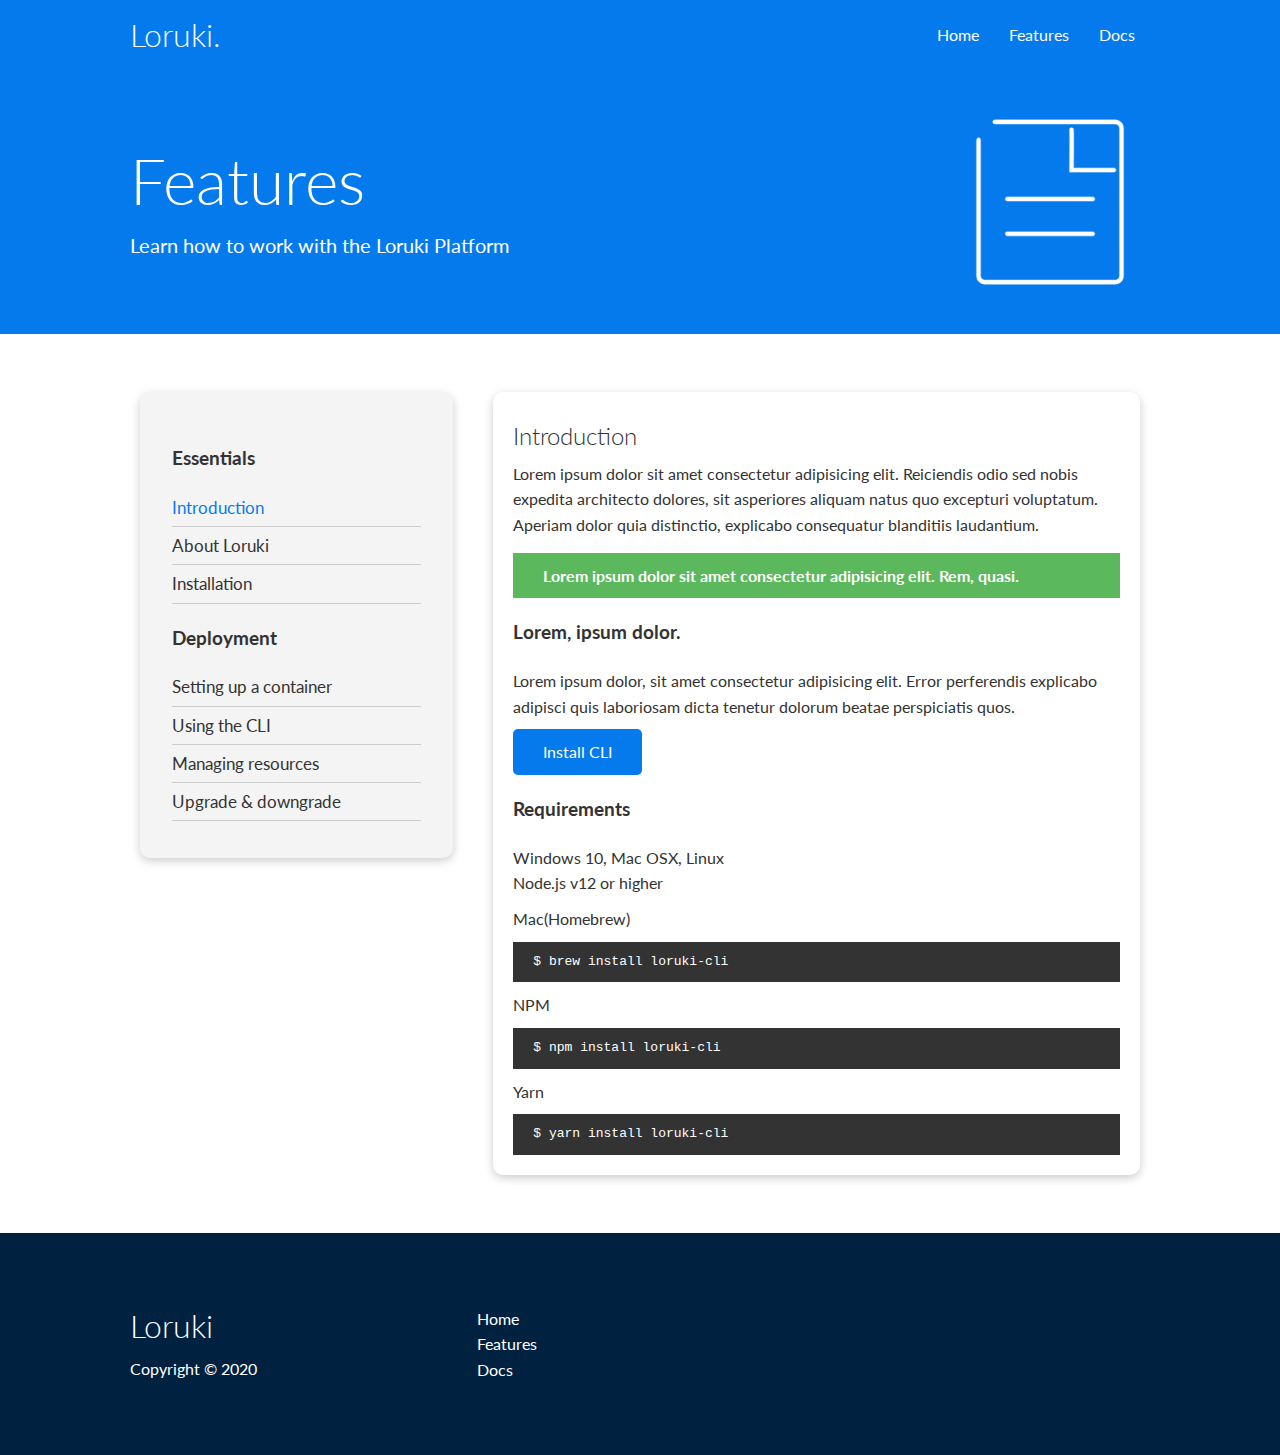
<file: docs.html>
<!DOCTYPE html>
<html lang="en">
<head>
    <meta charset="UTF-8">
    <meta name="viewport" content="width=device-width, initial-scale=1.0">
    <link rel="stylesheet" href="https://cdnjs.cloudflare.com/ajax/libs/font-awesome/5.15.1/css/all.min.css" integrity="sha512-+4zCK9k+qNFUR5X+cKL9EIR+ZOhtIloNl9GIKS57V1MyNsYpYcUrUeQc9vNfzsWfV28IaLL3i96P9sdNyeRssA==" crossorigin="anonymous" />
    <link rel="stylesheet" href="css/utilities.css">
    <link rel="stylesheet" href="css/style.css">
    <title>Loruki | Cloud Hosting For Everyone</title>
</head>
<body>
    <!-- Navbar -->
    <div class="navbar">
        <div class="container flex">
            <h1 class="logo">Loruki.</h1>
            <nav>
                <ul>
                    <li><a href="index.html">Home</a></li>
                    <li><a href="features.html">Features</a></li>
                    <li><a href="docs.html">Docs</a></li>
                </ul>
            </nav>
        </div>
    </div>

    <!-- Head -->
    <section class="docs-head bg-primary py-3">
        <div class="container grid">
            <div>
                <h1 class="xl">Features</h1>
                <p class="lead">
                    Learn how to work with the Loruki Platform
                </p>
            </div>
            <img src="images/docs.png" alt="">
        </div>
    </section>

    <!-- docs main -->
    <section class="docs-main my-4">
        <div class="container grid">
            <div class="card bg-light p-3">
                <h3 class="my-2">Essentials</h3>
                <nav>
                    <ul>
                        <li><a class="text-primary" href="#">Introduction</a></li>
                        <li><a href="#">About Loruki</a></li>
                        <li><a href="#">Installation</a></li>
                    </ul>
                </nav>
                <h3 class="my-2">Deployment</h3>
                <nav>
                    <ul>
                        <li><a href="#">Setting up a container</a></li>
							<li><a href="#">Using the CLI</a></li>
							<li><a href="#">Managing resources</a></li>
							<li><a href="#">Upgrade & downgrade</a></li>
                    </ul>
                </nav>
            </div>
            <div class="card">
                <h2>Introduction</h2>
                <p>Lorem ipsum dolor sit amet consectetur adipisicing elit. Reiciendis odio sed nobis expedita architecto dolores, sit asperiores aliquam natus quo excepturi voluptatum. Aperiam dolor quia distinctio, explicabo consequatur blanditiis laudantium.</p>
                <div class="alert alert-success">
                    <i class="fas fa-info"></i>Lorem ipsum dolor sit amet consectetur adipisicing elit. Rem, quasi.
                </div>
                <h3>Lorem, ipsum dolor.</h3>
                <p>Lorem ipsum dolor, sit amet consectetur adipisicing elit. Error perferendis explicabo adipisci quis laboriosam dicta tenetur dolorum beatae perspiciatis quos.</p>
                <a href="#" class="btn btnprimary">Install CLI</a>
                <h3>Requirements</h3>
                <ul>
                    <li>Windows 10, Mac OSX, Linux</li>
                    <li>Node.js v12 or higher</li>
                </ul>
                <p>Mac(Homebrew)</p>
                <pre><code>$ brew install loruki-cli</code></pre>
                <p>NPM</p>
                <pre><code>$ npm install loruki-cli</code></pre>
                <p>Yarn</p>
                <pre><code>$ yarn install loruki-cli</code></pre>
            </div>
        </div>
    </section>

    <!-- Footer -->
    <footer class="footer bg-dark py-5">
        <div class="container grid grid-3">
            <div>
                <h1>Loruki
                </h1>
                <p>Copyright &copy; 2020</p>
            </div>
            <nav>
                <ul>
                    <li><a href="index.html">Home</a></li>
                    <li><a href="features.html">Features</a></li>
                    <li><a href="docs.html">Docs</a></li>
                </ul>
            </nav>
            <div class="social">
                <a href="#"><i class="fab fa-github fa-2x"></i></a>
                <a href="#"><i class="fab fa-facebook fa-2x"></i></a>
                <a href="#"><i class="fab fa-instagram fa-2x"></i></a>
                <a href="#"><i class="fab fa-twitter fa-2x"></i></a>
            </div>
        </div>
    </footer>
</body>
</html>
</file>
<file: css/utilities.css>
/* utilities */

.container{
    max-width: 1100px;
    margin: 0 auto;
    overflow:auto;
    padding: 0 40px;
}

.flex{
    display: flex;
    justify-content: center;
    align-items: center;
    height: 100%;
}

.grid{
    display: grid;
    grid-template-columns: repeat(2,1fr);
    gap: 20px;
    justify-content: center;
    align-items: center;
    height: 100%;
}

.card{
    background-color: white;
    color:#333;
    border-radius: 10px;
    box-shadow: 0 3px 10px rgba(0,0,0,0.2);
    padding: 20px;
    margin:10px
}
.btn{
    display: inline-block;
    padding: 10px 30px;
    cursor: pointer;
    background-color: var(--primary-color);
    color: #fff;
    border: none;
    border-radius:5px;

}
.btn-outline{
    background-color: transparent;
    border:1px white solid ;
}
.btn:hover{
    transform:scale(0.98) ;
}
.grid-3{
    grid-template-columns: repeat(3,1fr);   
}
/* Text sizes */
.lead {
    font-size: 20px;
  }
  
  .sm {
    font-size: 1rem;
  }
  
  .md {
    font-size: 2rem;
  }
  
  .lg {
    font-size: 3rem;
  }
  
  .xl {
    font-size: 4rem;
  }
  
.text-center{
    text-align: center;
}
/* margins */
.my-1{
    margin:1rem 0;
}
.my-2{
    margin:1.5rem 0;
}
.my-3{
    margin:2rem ;
}
.my-4{
    margin:3rem ;
}
.my-5{
    margin:4rem ;
}
.m-1{
    margin:1rem ;
}
.m-2{
    margin:1.5rem ;
}
.m-3{
    margin:2rem ;
}
.m-4{
    margin:3rem ;
}
.m-5{
    margin:4rem ;
}
.py-1{
    padding:1rem 0;
}
.py-2{
    padding:1.5rem 0;
}
.py-3{
    padding:2rem 0;
}
.py-4{
    padding:3rem 0;
}
.py-5{
    padding:4rem 0;
}
.p-1{
    padding:1rem ;
}
.p-2{
    padding:1.5rem ;
}
.p-3{
    padding:2rem ;
}
.p-4{
    padding:3rem ;
}
.p-5{
    padding:4rem ;
}
.alert{
    background-color: var(--light-green) ;
    padding: 10px 20px;
    font-weight: bold;
    margin:15px 0;

}
.alert i{
    margin-right :10px;
}
.alert-success{
    background-color: var(--success-color);
    color: #fff;
}

.alert-error{
    background-color: var(--error-color);
    color: #fff;
}
/* backgrounds and color buttons */
.bg-primary, .btn-primary{
    background-color: var(--primary-color);
    color: #fff;
}

.bg-secondary, .btn-secondary{
    background-color: var(--secondary-color);
    color: #fff;
}

.bg-dark, .btn-dark{
    background-color: var(--dark-color);
    color: #fff;
}

.bg-light, .btn-light{
    background-color: var(--light-color);
    color: #333 ;
}
.bg-primary a,.btn-primary a,.bg-secondary a,.btn-secondary a,.bg-dark a,.btn-dark a{
    color:#fff;
}

/* text colors */
.text-primary{
    color:var(--primary-color);
}
.text-secondary{
    color:var(--secondary-color);

}
.text-dark{
    color:var(--dark-color);

}
.text-light{
    color:var(--light-color);

}
</file>
<file: css/style.css>
@import url('https://fonts.googleapis.com/css2?family=Lato:wght@300&display=swap');
:root{
    --primary-color:#047aed;
    --secondary-color:#1c3fa8;
    --dark-color:#002240;
    --light-color:#f4f4f4;
    --success-color:#5cb85c;
    --error-color:#d9543f;
}
*{
    box-sizing: border-box;
    margin: 0;
    padding:0;
}

body{
    font-family: 'Lato',sans-serif;
    line-height: 1.6;
    color:#333;
}

ul{
    list-style: none;
}

a{
    text-decoration: none;
    color:#333;
}

h1,h2{
    font-weight: 300;
    line-height: 1.2;
    margin:10px 0;    
}

p{
    margin:10px 0; 
}
img{
    width:100%;
}
code,pre{
    color: white;
    background-color: #333;;
    padding: 10px;
}

/* navbar styling */
.navbar{
    background-color:var(--primary-color) ;
    color:#fff;
    height: 70px;

}
.navbar ul{
    display: flex;
}
.navbar a{
    color: #fff;
    padding: 10px;
    margin:0 5px; 
}
.navbar a:hover{
    border-bottom: 2px white solid;
}
.navbar .flex{
    justify-content: space-between;
       
}
.navbar ul{
    display: flex;
    justify-content: space-evenly;
}

/* showcase */
.showcase{
    height: 400px;
    background-color:var(--primary-color) ;
    color: white;
    position:relative;
}

.showcase h1{
    font-size: 40px;
    position:relative
}

.showcase p{
    margin: 20px 0;
}
.showcase .grid{
    overflow: visible;
    grid-template-columns: 55% 45%;
    gap: 30px;
}
.showcase-text{
    animation: slideInFromLeft 1s ease-in;
}
.showcase-form{
    position: relative;
    top:60px;
    height: 350px;
    width: 400px;
    padding: 40px;
    z-index: 100;
    justify-self: flex-end;
    animation: slideInFromRight 1s ease-in;
}
.showcase-form .form-control{
    margin: 30px 0;
}
.showcase-form input[type="text"],
.showcase-form input[type="email"]{
    border: 0;
    border-bottom: 1px solid #b4becb;
    width: 100%;
    padding: 3px;
    font-size: 16px;
}
.showcase-form input:focus{
    outline: none;
}
.showcase::before,
.showcase::after{
    content: '';
    position:absolute;
    height:100px;
    bottom:-70px;
    right: 0px;
    left:0px;
    background: white;
    transform: skewY(-3deg);

    -webkit-transform: skewY(-3deg);
    -moz-transform: skewY(-3deg);
    -ms-transform: skewY(-3deg);


}
/* stats */
.stats{
    padding-top: 100px;
    animation: slideInFromBottom 1s ease-in;
}
.stats-heading{
    max-width:500px;
    margin: auto;
}
.stats .grid h3{
    font-size: 35px;

}
.stats .grid p{
    font-size:20px;
    font-weight:bold;

}

.cli .grid{
    grid-template-columns: repeat(3,1fr);
    grid-template-rows: repeat(2,1fr);

}
.cli .grid >*:first-child{
    grid-column: 1/span 2;
    grid-row: 1 /span 2;
}

/* Cloud */

.cloud .grid {
    grid-template-columns: 4fr 3fr;
  }

  /* langauages */
  .languages .flex{
    flex-wrap: wrap;
  }
  .languages .card{
    text-align: center;
    margin:18px 10px 40px ;
    transition: transform 0.2s ease-in;
  }
  .languages .card h4{
    font-size: 20px;
    margin-bottom: 10px;
  }
  .languages .card:hover{
    transform: translateY(-15px);
  }

  /* features */
  .features-head img,.docs-head img{
    width: 200px;
    justify-self: flex-end;
  }
  .features-sub-head img{
    width: 300px;
    justify-self: flex-end;

  }
.features-main .grid{
    padding: 30px;
}
.features-main .grid >*:first-child{
    grid-column: 1/span 3;
}
.features-main .grid >*:nth-child(2){
    grid-column: 1/span 2;
}
  .features-main .card > i{
    margin: 0 10px;
  } 
  /* footer */
  .footer .social a{
    margin:0 10px;
  } 
  /* docs head */
.docs-main h3{
    margin: 20px 0;
    
}
.docs-main .grid{
    grid-template-columns: 1fr 2fr;
    align-items:flex-start;
}
.docs-main nav li{
    font-size: 17px;
    padding-bottom: 5px;
    margin-bottom: 5px;
    border-bottom: 1px #ccc solid;
}
.docs-main a:hover{
    font-weight: bold;
}

/* Animations */

@keyframes slideInFromLeft {
    0%{
        transform: translateX(-100%);
    }
    100%{
        transform: translateX(0);
    }
    
}
@keyframes slideInFromTop {
    0%{
        opacity: 0;
        transform: translateY(-100%);
    }
    50%{
        opacity: 0;
    }
    100%{
        opacity: 1;
        transform: translateY(0);
    }
    
}
@keyframes slideInFromRight {
    0%{
        transform: translateX(100%);
    }
    100%{
        transform: translateX(0);
    }
    
}
@keyframes slideInFromBottom {
    0%{
        transform: translateY(100%);
    }
    100%{
        transform: translateY(0);
    }
    
}

  /* tablets and under */
  @media(max-width:768px){
    .grid,
    .showcase .grid,
    .stats .grid,
    .cloud .grid,
    .cli .grid,
    .features-main .grid,
    .docs-main .grid{
        grid-template-columns: 1fr;
        grid-template-rows: 1fr;
    }
    .navbar{
        z-index:2;
    }
    .showcase {
        height: auto;
    }
    .showcase-text{
        text-align:center;
        margin-top:40px;
        animation: slideInFromTop 1s ease-in;
    }
    .showcase-form{
        justify-self: center;
        margin: auto;
        animation: slideInFromBottom 1s ease-in;
    }
    .cli .grid >*:first-child{
        grid-column: 1;
        grid-row: 1 ;
    }
    .features-head,.features-sub-head,.docs-head{
        text-align: center;
    }
    .features-head img,.features-sub-head img ,.docs-head img{
        justify-self: center;
    }
    .features-main .grid >*:first-child,
    .features-main .grid >*:nth-child(2){
        grid-column: 1;
    }

  }

  /* Mobile */
 @media(max-width:500px){
    .navbar{
        height: 110px;
    }


    .navbar .flex{
        flex-direction: column;
    }

    .navbar ul{
        padding:10px ;
        background-color: rgba(0,0,0,0.1);
    }
  }
</file>
